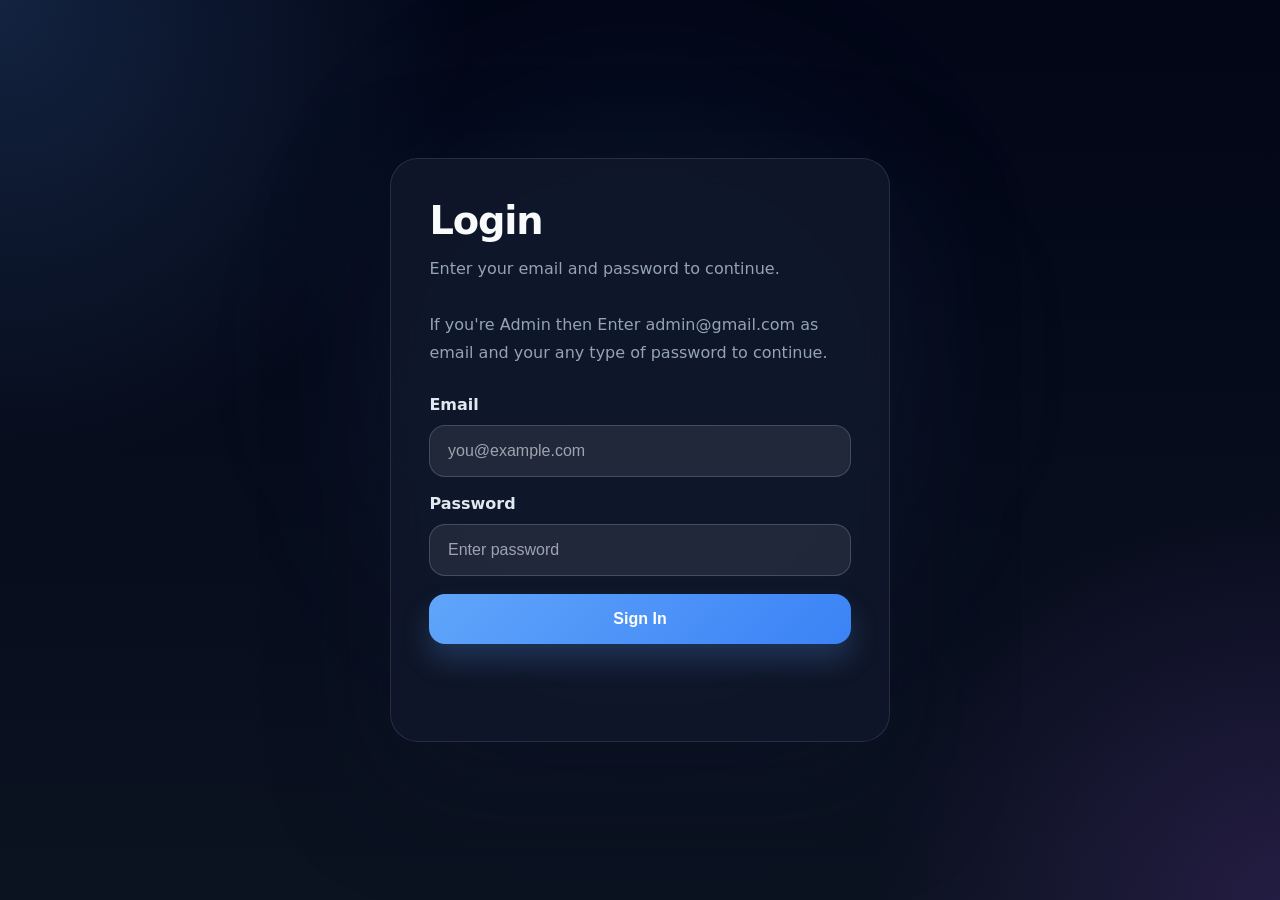
<file: Assignment#4/index.html>
<!DOCTYPE html>
<html lang="en">

<head>
    <meta charset="UTF-8" />
    <meta name="viewport" content="width=device-width, initial-scale=1.0" />
    <title>Login Page</title>
    <link rel="stylesheet" href="style.css" />
</head>

<body>
    <main class="container">
        <section class="card" id="login-section">
            <h1>Login</h1>
            <p>Enter your email and password to continue.</p>
            <p>If you're Admin then Enter admin@gmail.com as email and your any type of password to continue.</p>
            <form id="login-form">
                <label for="email">Email</label>
                <input type="email" id="email" name="email" placeholder="you@example.com" required />

                <label for="password">Password</label>
                <input type="password" id="password" name="password" placeholder="Enter password" required />

                <button type="submit">Sign In</button>
                <p class="error-message" id="error-message"></p>
            </form>
        </section>

        <section class="card hidden" id="dashboard-section">
            <h1>Dashboard</h1>
            <p>Welcome! You have successfully logged in.</p>
            <button id="logout-button">Log out</button>
        </section>
    </main>

    <script src="index.js"></script>
</body>

</html>
</file>
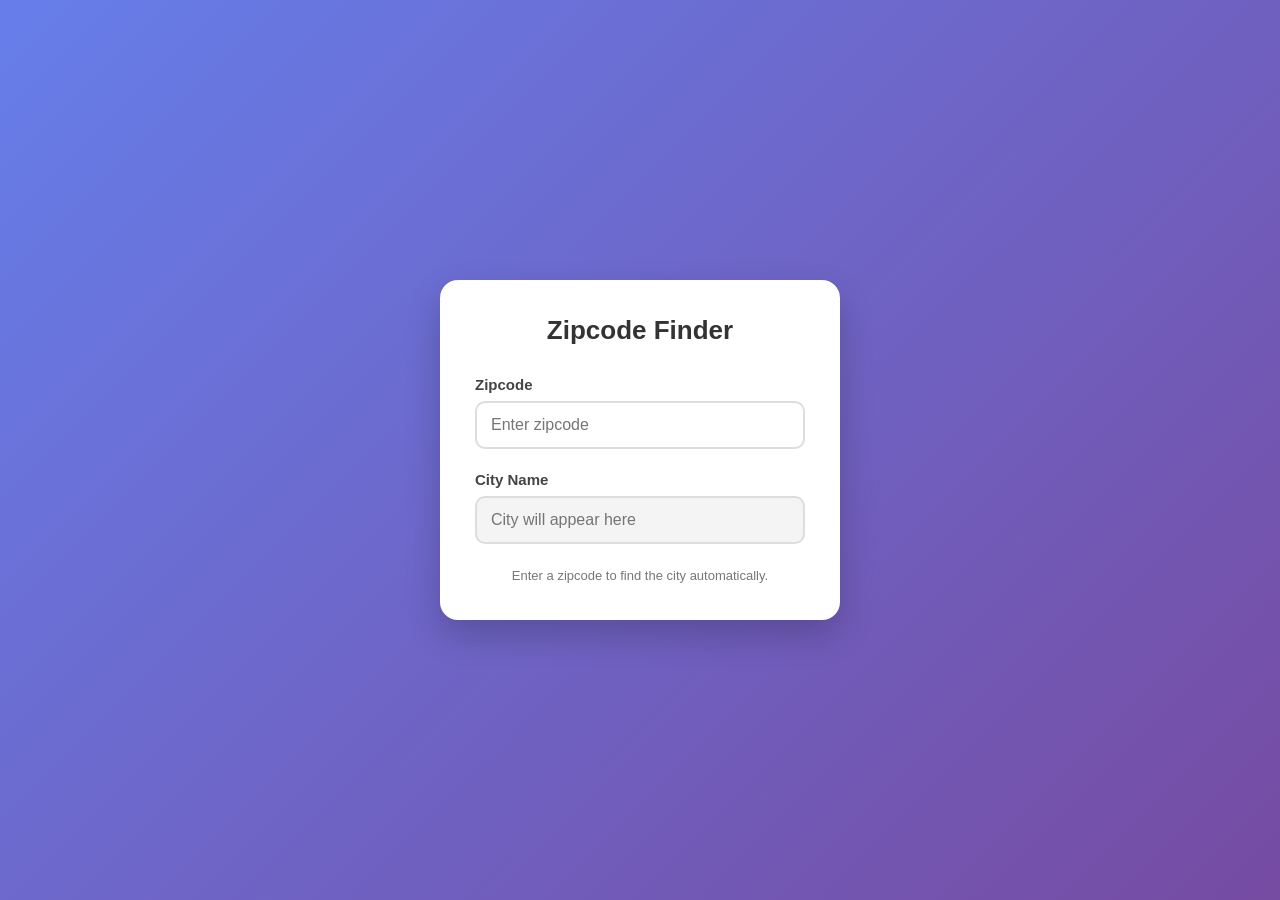
<file: Assignment#7 (Auto-Fill Text)/index.html>
<!DOCTYPE html>
<html lang="en">

<head>
    <meta charset="UTF-8">
    <meta name="viewport" content="width=device-width, initial-scale=1.0">

    <title>Zipcode Finder</title>

    <!-- CSS File -->
    <link rel="stylesheet" href="style.css">
</head>

<body>

    <div class="container">

        <h2>Zipcode Finder</h2>

        <div class="input-group">
            <label for="zipcode">Zipcode</label>

            <input type="text" id="zipcode" placeholder="Enter zipcode">
        </div>


        <div class="input-group">
            <label for="city">City Name</label>

            <input type="text" id="city" placeholder="City will appear here" readonly>
        </div>


        <p class="info">
            Enter a zipcode to find the city automatically.
        </p>

    </div>


    <!-- JavaScript File -->
    <script src="index.js"></script>

</body>

</html>
</file>
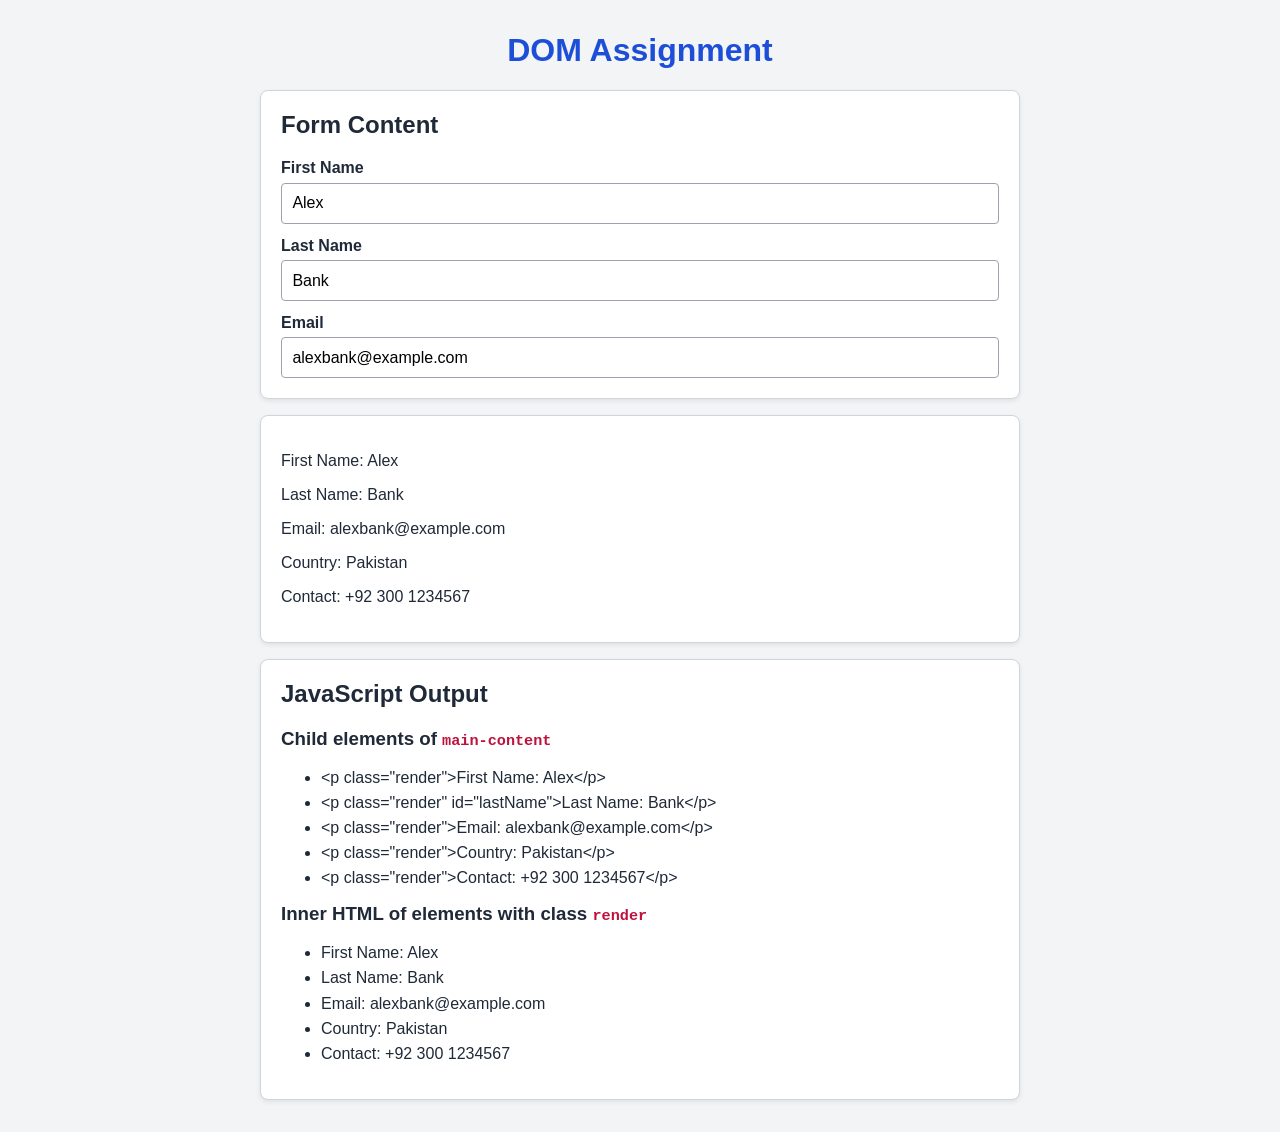
<file: Assignment#8/index.html>
<!DOCTYPE html>
<html lang="en">
<head>
    <meta charset="UTF-8">
    <meta name="viewport" content="width=device-width, initial-scale=1.0">
    <title>DOM Assignment</title>
    <link rel="stylesheet" href="style.css">
    <script src="index.js" defer></script>
</head>
<body>
    <main class="page">
        <h1>DOM Assignment</h1>

        <section id="form-content" class="content">
            <h2>Form Content</h2>
            <label for="first-name">First Name</label>
            <input type="text" id="first-name">

            <label for="last-name">Last Name</label>
            <input type="text" id="last-name">

            <label for="email">Email</label>
            <input type="email" id="email">
        </section>

        <section id="main-content" class="content">
            <p class="render">First Name: Alex</p>
            <p class="render" id="lastName">Last Name: Bank</p>
            <p class="render">Email: alexbank@example.com</p>
            <p class="render">Country: Pakistan</p>
            <p class="render">Contact: +92 300 1234567</p>
        </section>

        <section class="results content">
            <h2>JavaScript Output</h2>
            <h3>Child elements of <code>main-content</code></h3>
            <ul id="child-elements-output"></ul>

            <h3>Inner HTML of elements with class <code>render</code></h3>
            <ul id="render-output"></ul>
        </section>
    </main>
</body>
</html>
</file>
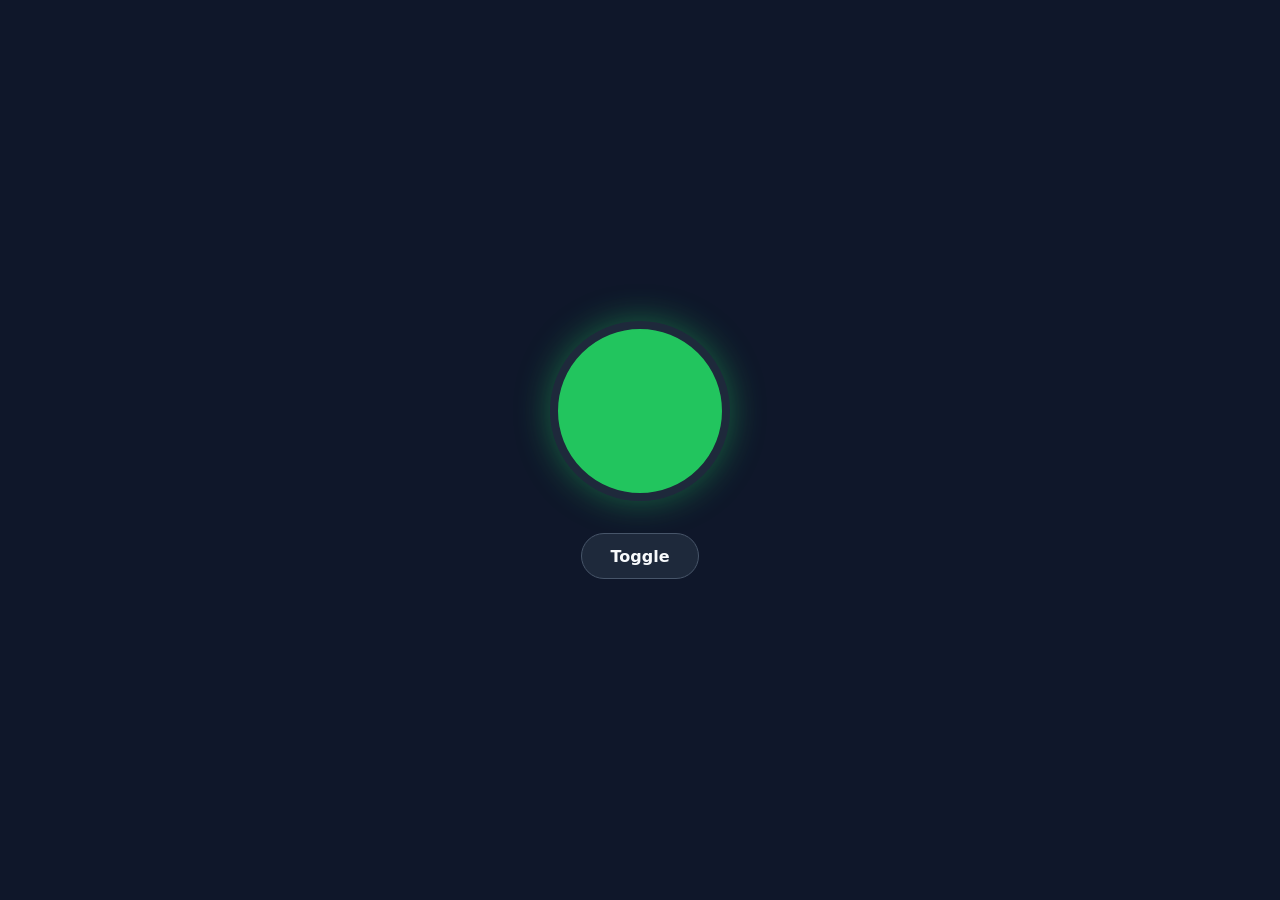
<file: Assignment#9/index.html>
<!DOCTYPE html>
<html lang="en">
<head>
  <meta charset="UTF-8">
  <meta name="viewport" content="width=device-width, initial-scale=1.0">
  <title>Color Toggle</title>
  <link rel="stylesheet" href="style.css">
</head>
<body>
  <div class="green"></div>
  <button type="button" name="toggle">Toggle</button>

  <script src="script.js"></script>
</body>
</html>
</file>
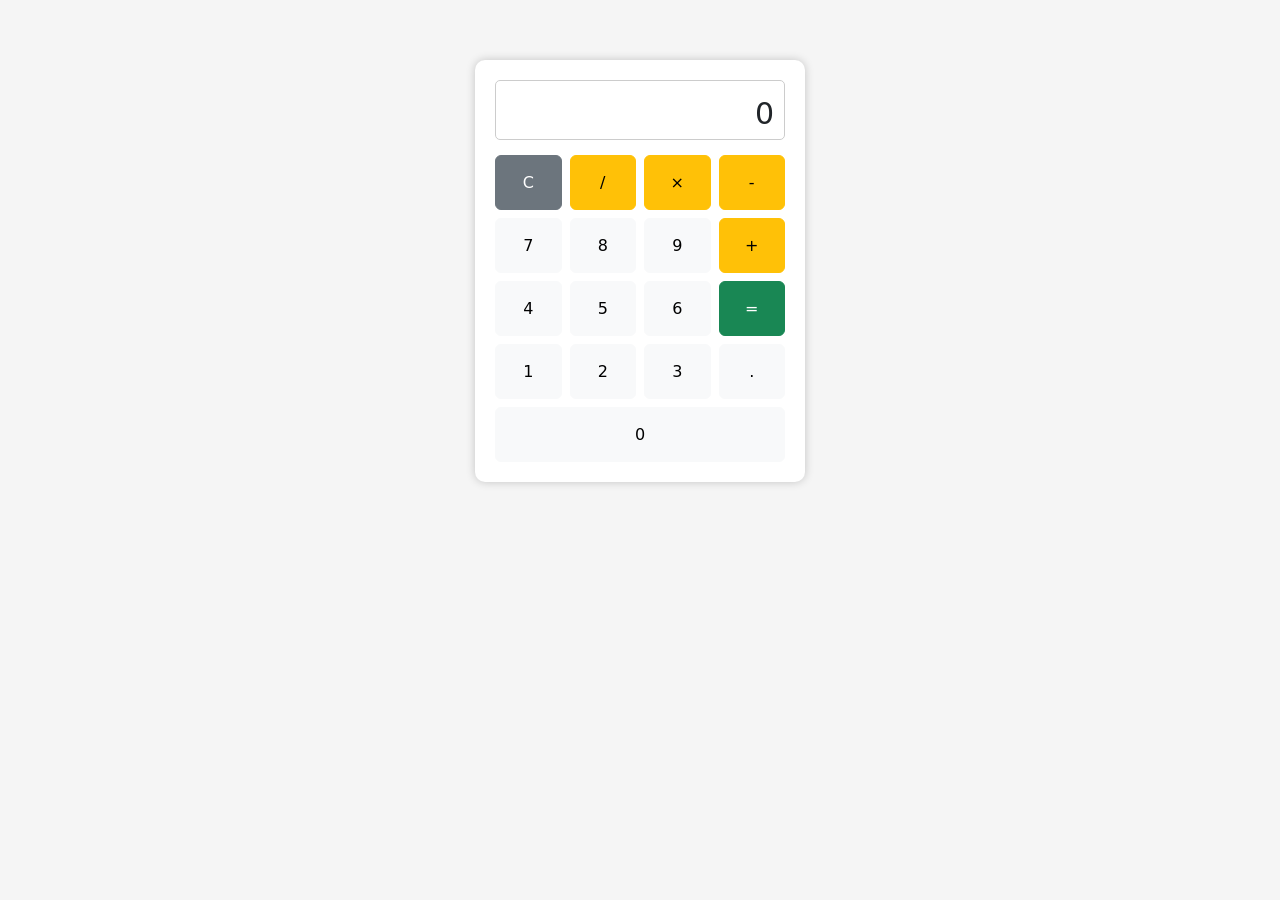
<file: Basic Arithmetic Calculator/index.html>
<!DOCTYPE html>
<html lang="en">

<head>
    <meta charset="UTF-8">
    <meta name="viewport" content="width=device-width, initial-scale=1.0">
    <title>Basic Calculator</title>

    <!-- Bootstrap CSS -->
    <link href="https://cdn.jsdelivr.net/npm/bootstrap@5.3.3/dist/css/bootstrap.min.css" rel="stylesheet">

    <!-- Custom CSS -->
    <link rel="stylesheet" href="style.css">
</head>

    <script src="index.js"></script>

<body>

    <div class="calculator">

        <div class="display">
            <span id="output">0</span>
        </div>

        <div class="row g-2">

            <div class="col-3">
                <button class="btn btn-secondary w-100" onclick="clearDisplay()">C</button>
            </div>

            <div class="col-3">
                <button class="btn btn-warning w-100" onclick="addValue('/')">/</button>
            </div>

            <div class="col-3">
                <button class="btn btn-warning w-100" onclick="addValue('*')">×</button>
            </div>

            <div class="col-3">
                <button class="btn btn-warning w-100" onclick="addValue('-')">-</button>
            </div>

            <div class="col-3">
                <button class="btn btn-light w-100" onclick="addValue('7')">7</button>
            </div>

            <div class="col-3">
                <button class="btn btn-light w-100" onclick="addValue('8')">8</button>
            </div>

            <div class="col-3">
                <button class="btn btn-light w-100" onclick="addValue('9')">9</button>
            </div>

            <div class="col-3">
                <button class="btn btn-warning w-100" onclick="addValue('+')">+</button>
            </div>

            <div class="col-3">
                <button class="btn btn-light w-100" onclick="addValue('4')">4</button>
            </div>

            <div class="col-3">
                <button class="btn btn-light w-100" onclick="addValue('5')">5</button>
            </div>

            <div class="col-3">
                <button class="btn btn-light w-100" onclick="addValue('6')">6</button>
            </div>

            <div class="col-3">
                <button class="btn btn-success w-100" onclick="calculate()">=</button>
            </div>

            <div class="col-3">
                <button class="btn btn-light w-100" onclick="addValue('1')">1</button>
            </div>

            <div class="col-3">
                <button class="btn btn-light w-100" onclick="addValue('2')">2</button>
            </div>

            <div class="col-3">
                <button class="btn btn-light w-100" onclick="addValue('3')">3</button>
            </div>

            <div class="col-3">
                <button class="btn btn-light w-100" onclick="addValue('.')">.</button>
            </div>

            <div class="col-12">
                <button class="btn btn-light w-100" onclick="addValue('0')">0</button>
            </div>

        </div>

    </div>

</body>

</html>
</file>
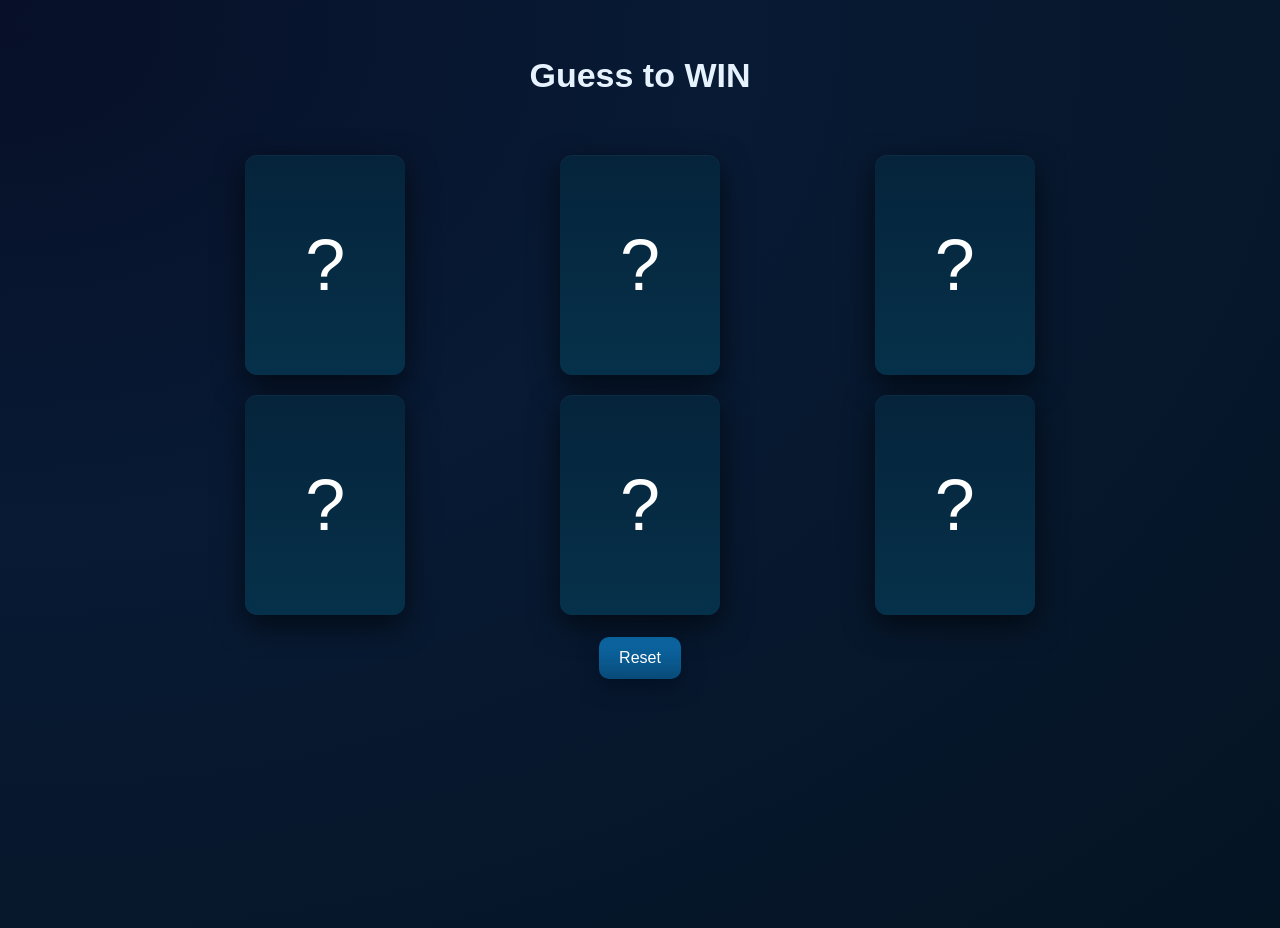
<file: Card Flipper/index.html>
<!DOCTYPE html>
<html lang="en">

<head>
    <meta charset="UTF-8">
    <meta name="viewport" content="width=device-width, initial-scale=1.0">
    <title>Guess the Card to WIN</title>
    <link rel="stylesheet" href="style.css">
</head>

<body>
    <main class="container">
        <h1>Guess to WIN</h1>

        <p id="message" class="message" aria-live="polite"></p>

        <div class="cards" id="cards">
            <div class="card" data-index="0"><span class="value">?</span></div>
            <div class="card" data-index="1"><span class="value">?</span></div>
            <div class="card" data-index="2"><span class="value">?</span></div>
            <div class="card" data-index="3"><span class="value">?</span></div>
            <div class="card" data-index="4"><span class="value">?</span></div>
            <div class="card" data-index="5"><span class="value">?</span></div>
        </div>

        <div class="controls">
            <button id="resetBtn" class="btn">Reset</button>
        </div>
    </main>

    <script src="index.js" defer></script>
</body>

</html>
</file>
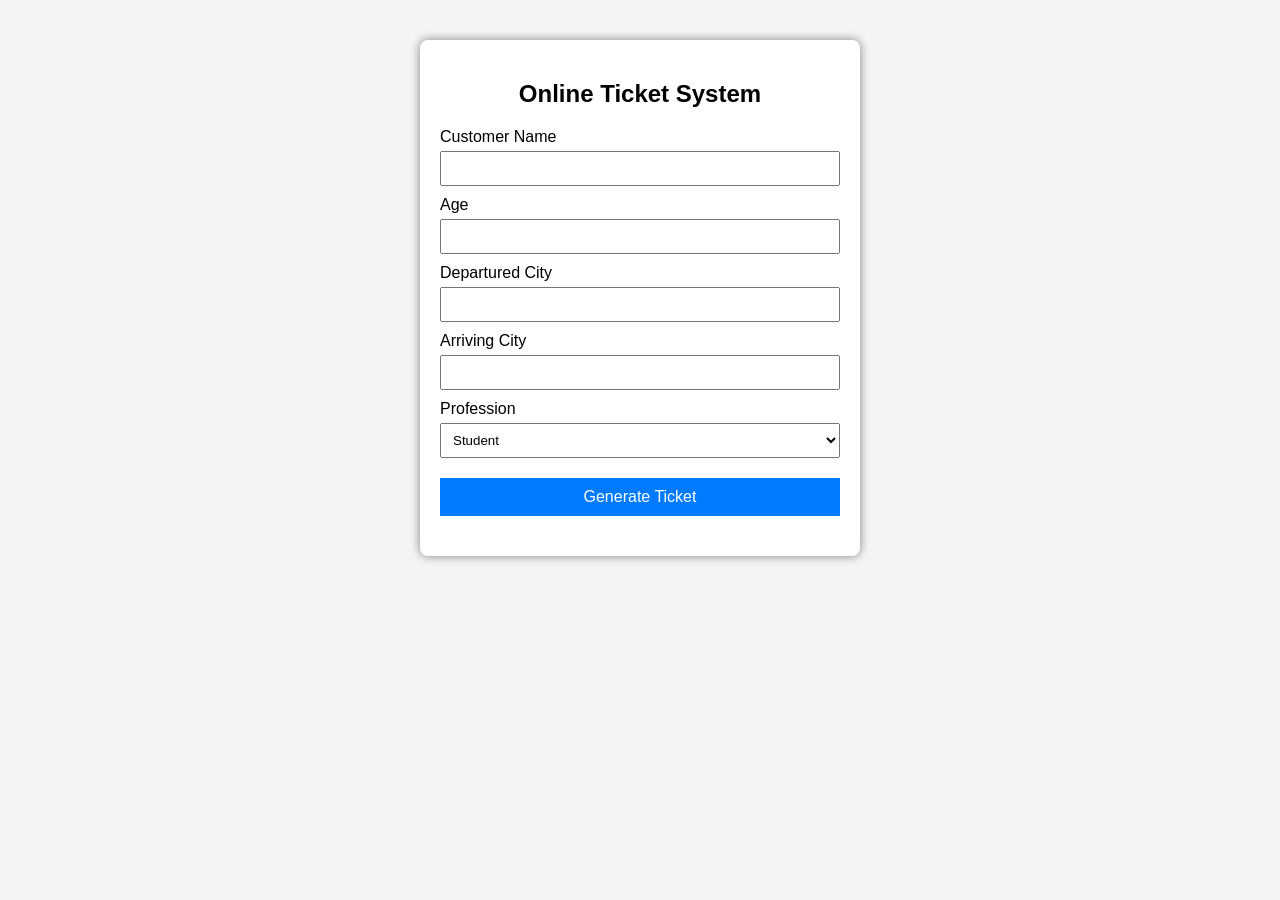
<file: Online TIcket System/index.html>
<!DOCTYPE html>
<html lang="en">

<head>
    <meta charset="UTF-8">
    <meta name="viewport" content="width=device-width, initial-scale=1.0">
    <title>Online Ticket System</title>
    <link rel="stylesheet" href="style.css">
</head>

<body>

    <div class="container">
        <h2>Online Ticket System</h2>

        <form id="ticketForm">

            <label>Customer Name</label>
            <input type="text" id="name" required>

            <label>Age</label>
            <input type="number" id="age" min="0" max="120" step="1" required>

            <label>Departured City</label>
            <input type="text" id="departure" required>

            <label>Arriving City</label>
            <input type="text" id="arrival" required>

            <label>Profession</label>
            <select id="profession">
                <option value="Student">Student</option>
                <option value="Employee">Employee</option>
                <option value="Business">Business</option>
                <option value="Diplomat">Diplomat</option>
                <option value="Secret Service">Secret Service</option>
                <option value="Other">Other</option>
            </select>

            <button type="submit">Generate Ticket</button>

        </form>

        <div id="result"></div>

    </div>

    <script src="script.js"></script>

</body>

</html>
</file>
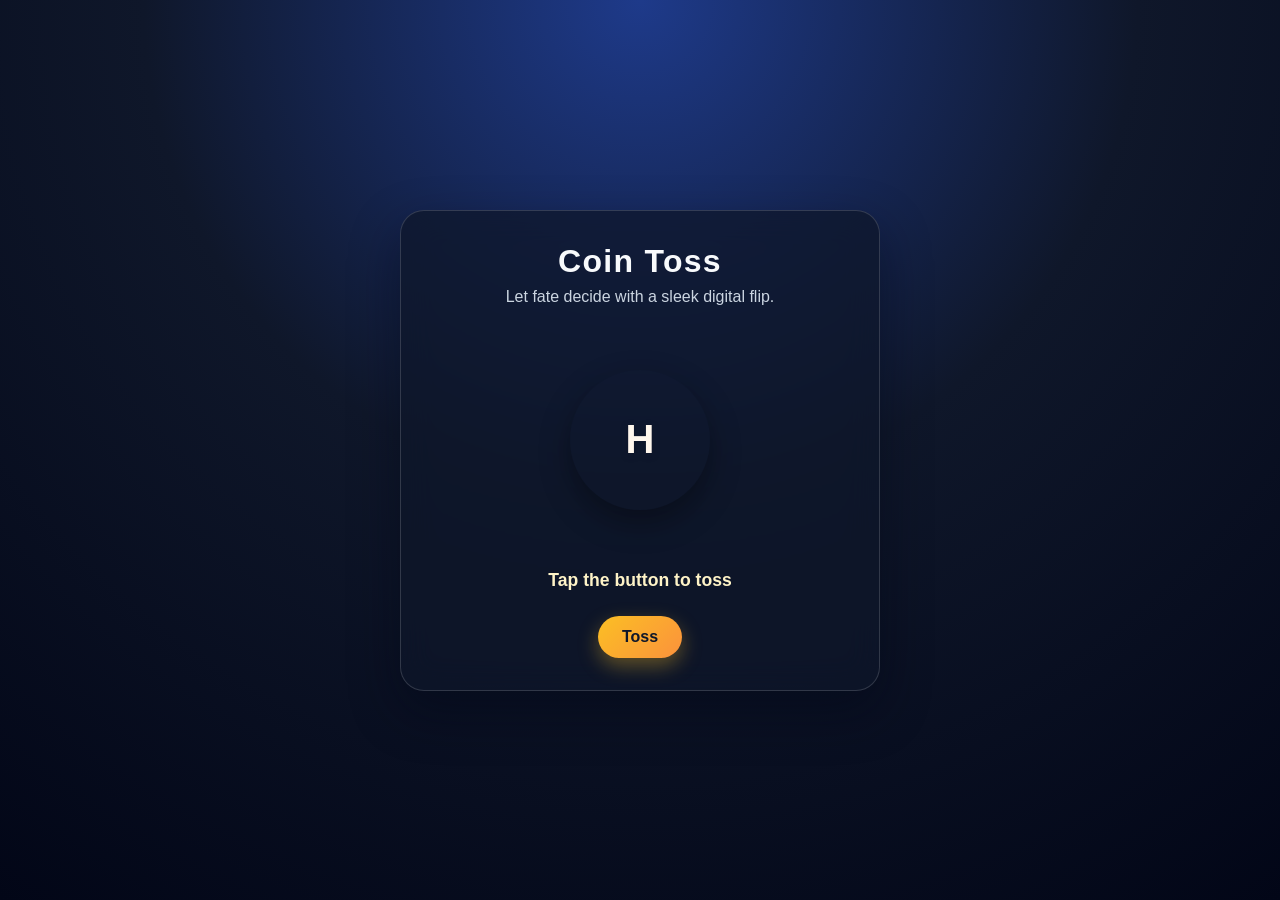
<file: Assignment#5/Coin Flipper/index.html>
<!DOCTYPE html>
<html lang="en">

<head>
    <meta charset="UTF-8" />
    <meta name="viewport" content="width=device-width, initial-scale=1.0" />
    <title>Coin Flipper</title>
    <link rel="stylesheet" href="style.css" />
</head>

<body>
    <main class="app">
        <section class="card">
            <h1>Coin Toss</h1>
            <p class="subtitle">Let fate decide with a sleek digital flip.</p>

            <div class="coin-wrap">
                <div id="coin" class="coin" aria-live="polite">
                    <span class="face heads">H</span>
                    <span class="face tails">T</span>
                </div>
            </div>

            <div class="result" id="result">Tap the button to toss</div>
            <button id="tossBtn" type="button">Toss</button>
        </section>
    </main>

    <script src="index.js"></script>
</body>

</html>
</file>
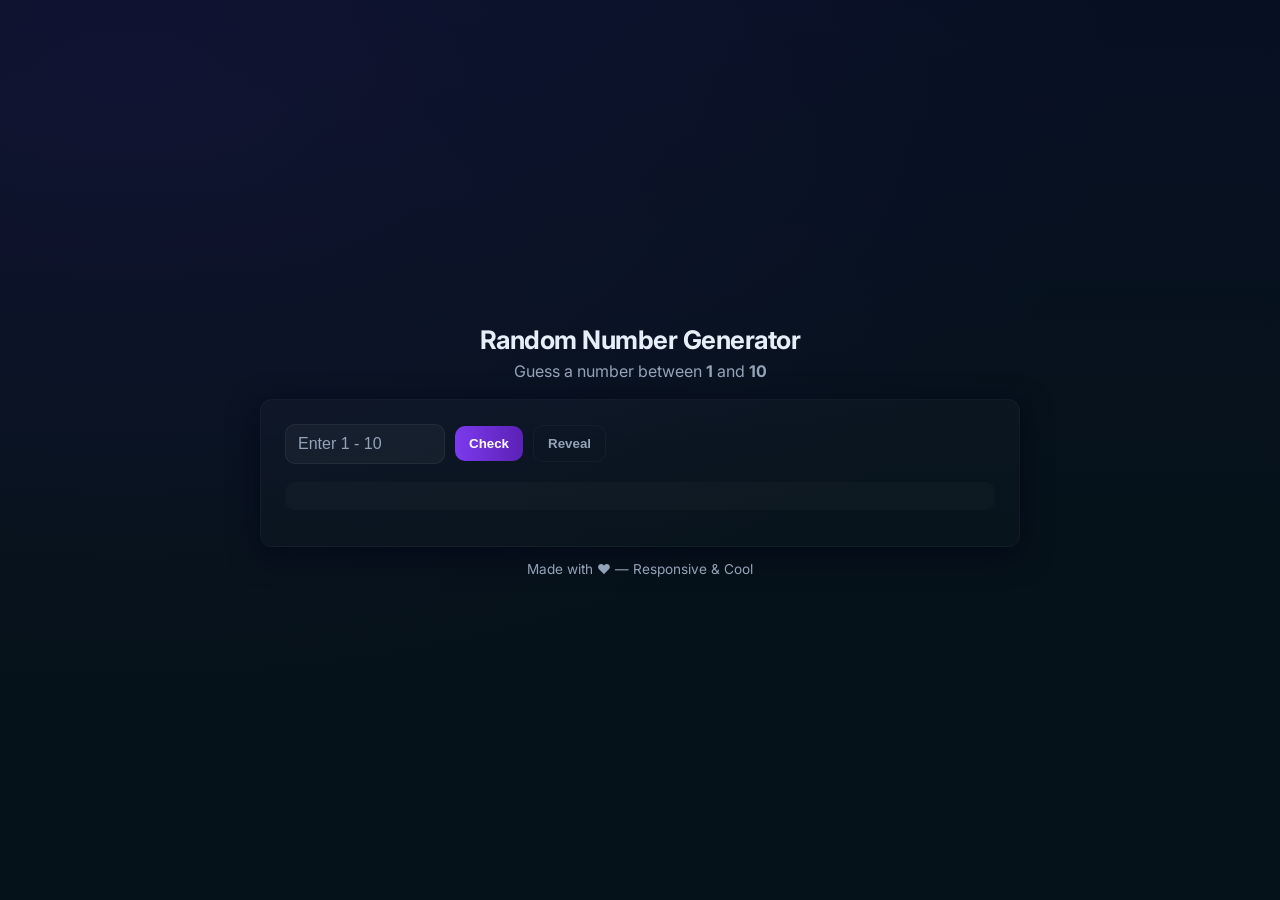
<file: Assignment#5/Random Number Generator/index.html>
<!DOCTYPE html>
<html lang="en">
<head>
    <meta charset="UTF-8">
    <meta name="viewport" content="width=device-width, initial-scale=1.0">
    <title>Random Number Generator</title>
    <link rel="preconnect" href="https://fonts.gstatic.com">
    <link href="https://fonts.googleapis.com/css2?family=Inter:wght@400;600;800&display=swap" rel="stylesheet">
    <link rel="stylesheet" href="style.css">
</head>
<body>
    <main class="app">
        <header class="app-header">
            <h1>Random Number Generator</h1>
            <p class="sub">Guess a number between <strong>1</strong> and <strong>10</strong></p>
        </header>

        <section class="card">
            <div class="controls">
                <input id="guessInput" type="number" min="1" max="10" placeholder="Enter 1 - 10">
                <button id="checkBtn" class="btn primary">Check</button>
                <button id="revealBtn" class="btn ghost">Reveal</button>
            </div>

            <div id="message" class="message" aria-live="polite"></div>

            <div class="meta">
                <span id="lastGuess" class="chip hidden"></span>
                <span id="storedNumber" class="chip hidden"></span>
            </div>

            <button id="playAgain" class="btn play hidden">Try Again</button>
        </section>

        <footer class="footer">Made with ❤️ — Responsive & Cool</footer>
    </main>

    <script src="index.js"></script>
</body>
</html>
</file>
<file: Assignment#4/style.css>
﻿:root {
    --background: #0b1220;
    --card: rgba(15, 23, 42, 0.94);
    --text: #f8fafc;
    --muted: #94a3b8;
    --accent: #60a5fa;
    --accent-strong: #3b82f6;
    --error: #f87171;
    --border: rgba(148, 163, 184, 0.18);
}

* {
    box-sizing: border-box;
}

body {
    margin: 0;
    min-height: 100vh;
    font-family: Inter, system-ui, -apple-system, BlinkMacSystemFont, 'Segoe UI', sans-serif;
    background: radial-gradient(circle at top left, rgba(96, 165, 250, 0.18), transparent 30%),
        radial-gradient(circle at bottom right, rgba(168, 85, 247, 0.16), transparent 26%),
        linear-gradient(180deg, #020617 0%, #0b1220 100%);
    color: var(--text);
}

body::before {
    content: '';
    position: fixed;
    left: 50%;
    top: 0;
    width: 720px;
    height: 720px;
    transform: translateX(-50%);
    background: radial-gradient(circle, rgba(96, 165, 250, 0.2), transparent 55%);
    filter: blur(110px);
    pointer-events: none;
}

.container {
    display: grid;
    place-items: center;
    padding: 2rem;
    min-height: 100vh;
}

.card {
    width: min(500px, 100%);
    padding: 2.4rem;
    border-radius: 28px;
    background: var(--card);
    box-shadow: 0 40px 120px rgba(15, 23, 42, 0.35);
    border: 1px solid var(--border);
    backdrop-filter: blur(16px);
}

h1 {
    margin-top: 0;
    margin-bottom: 0.75rem;
    font-size: clamp(2rem, 3vw, 2.8rem);
    letter-spacing: -0.03em;
}

p {
    margin: 0 0 1.75rem;
    line-height: 1.75;
    color: var(--muted);
}

label {
    display: block;
    margin-bottom: 0.7rem;
    font-weight: 700;
    color: #e2e8f0;
}

input {
    width: 100%;
    padding: 1rem 1.1rem;
    margin-bottom: 1.1rem;
    border: 1px solid rgba(148, 163, 184, 0.3);
    border-radius: 16px;
    background: rgba(255, 255, 255, 0.08);
    color: var(--text);
    font-size: 1rem;
    transition: border-color 0.2s ease, transform 0.2s ease, background 0.2s ease;
}

input::placeholder {
    color: rgba(226, 232, 240, 0.65);
}

input:focus {
    outline: none;
    border-color: rgba(96, 165, 250, 0.85);
    background: rgba(255, 255, 255, 0.14);
    box-shadow: 0 0 0 4px rgba(96, 165, 250, 0.12);
    transform: translateY(-1px);
}

button {
    width: 100%;
    padding: 1rem 1.1rem;
    border: none;
    border-radius: 16px;
    background: linear-gradient(135deg, var(--accent), var(--accent-strong));
    color: #fff;
    font-size: 1rem;
    font-weight: 700;
    cursor: pointer;
    transition: transform 0.2s ease, box-shadow 0.2s ease;
    box-shadow: 0 16px 28px rgba(96, 165, 250, 0.22);
}

button:hover {
    transform: translateY(-2px);
    box-shadow: 0 24px 36px rgba(96, 165, 250, 0.28);
}

button:active {
    transform: translateY(0);
}

.error-message {
    color: var(--error);
    min-height: 1.4rem;
    margin-top: 0.5rem;
    font-weight: 600;
}

.hidden {
    display: none;
}

#logout-button {
    margin-top: 1rem;
}

@media (max-width: 520px) {
    .card {
        padding: 1.8rem;
        border-radius: 22px;
    }
}
</file>
<file: Assignment#7 (Auto-Fill Text)/style.css>
* {
    box-sizing: border-box;
    margin: 0;
    padding: 0;
}

body {
    font-family: Arial, sans-serif;
    background: linear-gradient(135deg, #667eea, #764ba2);

    min-height: 100vh;

    display: flex;
    justify-content: center;
    align-items: center;

    padding: 20px;
}

.container {
    width: 100%;
    max-width: 400px;

    background: white;

    padding: 35px;

    border-radius: 18px;

    box-shadow: 0 15px 35px rgba(0, 0, 0, 0.2);
}

h2 {
    text-align: center;

    color: #333;

    font-size: 26px;

    margin-bottom: 30px;
}

.input-group {
    width: 100%;

    margin-bottom: 22px;
}

label {
    display: block;

    color: #444;

    font-size: 15px;

    font-weight: bold;

    margin-bottom: 8px;
}

input {
    display: block;

    width: 100%;
    height: 48px;

    padding: 0 14px;

    border: 2px solid #ddd;

    border-radius: 10px;

    outline: none;

    font-size: 16px;

    font-family: Arial, sans-serif;

    transition: border-color 0.3s, box-shadow 0.3s;
}

input:focus {
    border-color: #667eea;

    box-shadow: 0 0 8px rgba(102, 126, 234, 0.25);
}

#city {
    background-color: #f4f4f4;

    color: #555;

    cursor: not-allowed;
}

.info {
    text-align: center;

    color: #777;

    font-size: 13px;

    line-height: 1.5;

    margin-top: 5px;
}


/* Mobile */

@media (max-width: 450px) {

    .container {
        padding: 28px 22px;
    }

    h2 {
        font-size: 23px;
    }
}
</file>
<file: Assignment#8/style.css>
:root {
    font-family: Arial, sans-serif;
    color: #1f2937;
    background: #f3f4f6;
}

* {
    box-sizing: border-box;
}

body {
    margin: 0;
}

.page {
    width: min(760px, calc(100% - 2rem));
    margin: 2rem auto;
}

h1 {
    color: #1d4ed8;
    text-align: center;
}

.content {
    margin: 1rem 0;
    padding: 1.25rem;
    background: #ffffff;
    border: 1px solid #d1d5db;
    border-radius: 8px;
    box-shadow: 0 2px 5px rgb(0 0 0 / 8%);
}

h2,
h3 {
    margin-top: 0;
}

label {
    display: block;
    margin-top: 0.8rem;
    font-weight: 600;
}

input {
    width: 100%;
    margin-top: 0.35rem;
    padding: 0.65rem;
    border: 1px solid #9ca3af;
    border-radius: 4px;
    font: inherit;
}

li {
    margin: 0.45rem 0;
}

code {
    color: #be123c;
}
</file>
<file: Assignment#9/style.css>
* {
  box-sizing: border-box;
}

body {
  min-height: 100vh;
  margin: 0;
  display: grid;
  place-content: center;
  gap: 2rem;
  justify-items: center;
  background: #0f172a;
  color: #e2e8f0;
  font-family: system-ui, sans-serif;
}

.green,
.red {
  width: 180px;
  height: 180px;
  border: 8px solid #1e293b;
  border-radius: 50%;
  box-shadow: 0 0 35px rgba(34, 197, 94, 0.35);
  transition: background-color 0.35s ease, box-shadow 0.35s ease,
    transform 0.35s ease;
}

.green:hover,
.red:hover {
  transform: scale(1.05);
}

.green {
  background-color: #22c55e;
  box-shadow: 0 0 35px rgba(34, 197, 94, 0.45);
}

.red {
  background-color: #ef4444;
  box-shadow: 0 0 35px rgba(239, 68, 68, 0.45);
}

button {
  padding: 0.8rem 1.8rem;
  border: 1px solid #475569;
  border-radius: 999px;
  background: #1e293b;
  color: #f8fafc;
  font: inherit;
  font-weight: 700;
  cursor: pointer;
  transition: background-color 0.2s ease, transform 0.2s ease;
}

button:hover {
  background: #334155;
  transform: translateY(-2px);
}

button:active {
  transform: translateY(0);
}
</file>
<file: Basic Arithmetic Calculator/style.css>
body {
    background-color: #f5f5f5;
}

.calculator {
    width: 330px;
    margin: 60px auto;
    background: white;
    padding: 20px;
    border-radius: 10px;
    box-shadow: 0 0 10px rgba(0, 0, 0, 0.2);
}

.display {
    height: 60px;
    border: 1px solid #ccc;
    border-radius: 5px;
    margin-bottom: 15px;
    padding: 10px;
    text-align: right;
    font-size: 30px;
    overflow: hidden;
}

button {
    height: 55px;
    font-size: 20px;
}
</file>
<file: Card Flipper/style.css>
* {
    box-sizing: border-box;
}

html,
body {
    height: 100%;
    margin: 0;
    font-family: Inter, Segoe UI, Roboto, Arial, sans-serif;
    background: radial-gradient(ellipse at top left, #071028 0%, #081a34 40%, #051423 100%);
    color: #dbeefd;
}

.container {
    max-width: 980px;
    margin: 28px auto;
    padding: 28px;
    text-align: center
}

h1 {
    margin: 0 0 12px;
    font-size: 34px;
    color: #e6f3ff;
}

.message {
    min-height: 28px;
    margin-bottom: 16px;
    font-weight: 700;
    color: #cfe8ff
}

.cards {
    display: grid;
    grid-template-columns: repeat(3, 1fr);
    gap: 20px;
    justify-items: center;
    margin-bottom: 22px
}

.card {
    width: 160px;
    height: 220px;
    background: linear-gradient(180deg, #05243b, #06314a);
    border-radius: 12px;
    box-shadow: 0 10px 30px rgba(0,0,0,0.6), inset 0 1px 0 rgba(255,255,255,0.03);
    display: flex;
    align-items: center;
    justify-content: center;
    font-size: 72px;
    color: #fff;
    cursor: pointer;
    transition: transform .12s ease, background .15s ease;
    position: relative;
    overflow: hidden;
}

.card:hover {
    transform: translateY(-8px);
}

.card.revealed {
    background: #fff;
    color: #0b3a66;
    box-shadow: 0 14px 40px rgba(2,8,20,0.6);
}

.card.win {
    outline: 5px solid #ffd866;
    box-shadow: 0 18px 48px rgba(255, 168, 0, 0.22);
}

.cards.disabled .card {
    pointer-events: none;
    opacity: 0.95;
}

.controls {
    display: flex;
    justify-content: center
}

.btn {
    background: linear-gradient(180deg,#0d6fb0,#084a78);
    color: #fff;
    border: none;
    padding: 12px 20px;
    border-radius: 10px;
    font-size: 16px;
    cursor: pointer;
    box-shadow: 0 8px 20px rgba(2,12,30,0.6);
}

.btn:hover {
    filter: brightness(.95)
}

/* Playing-card corner numbers */
.card::before,
.card::after {
    content: attr(data-val);
    position: absolute;
    font-size: 18px;
    line-height: 1;
    color: rgba(255,255,255,0.9);
    font-weight: 700;
}
.card::before {
    top: 8px;
    left: 10px;
}
.card::after {
    bottom: 8px;
    right: 10px;
    transform: rotate(180deg);
}

/* When revealed corners should be dark colored */
.card.revealed::before,
.card.revealed::after {
    color: #0b3a66;
}

/* Confetti animation */
.confetti {
    position: fixed;
    top: -10vh;
    width: 10px;
    height: 16px;
    opacity: 0.95;
    border-radius: 2px;
    z-index: 9999;
    transform-origin: center;
    will-change: transform, opacity;
    animation: confetti-fall 1800ms cubic-bezier(.2,.8,.2,1) forwards;
}

@keyframes confetti-fall {
    0% { transform: translateY(0) rotate(0deg); opacity: 1; }
    100% { transform: translateY(120vh) translateX(var(--tx, 0px)) rotate(720deg); opacity: 0; }
}
</file>
<file: Online TIcket System/style.css>
body {
    font-family: Arial, sans-serif;
    background: #f4f4f4;
}

.container {
    width: 400px;
    margin: 40px auto;
    background: white;
    padding: 20px;
    border-radius: 8px;
    box-shadow: 0 0 10px gray;
}

h2 {
    text-align: center;
}

label {
    display: block;
    margin-top: 10px;
}

input,
select {
    width: 100%;
    padding: 8px;
    margin-top: 5px;
    box-sizing: border-box;
}

button {
    width: 100%;
    padding: 10px;
    margin-top: 20px;
    background: #007BFF;
    color: white;
    border: none;
    cursor: pointer;
    font-size: 16px;
}

button:hover {
    background: #0056b3;
}

#result {
    margin-top: 20px;
}

.ticket {
    border: 2px dashed #333;
    padding: 15px;
    background: #eef;
    border-radius: 5px;
}

.ticket h3 {
    text-align: center;
    margin-top: 0;
}
</file>
<file: Assignment#5/Coin Flipper/style.css>
:root {
    color-scheme: dark;
    font-family: "Segoe UI", Tahoma, Geneva, Verdana, sans-serif;
}

* {
    box-sizing: border-box;
}

body {
    margin: 0;
    min-height: 100vh;
    display: grid;
    place-items: center;
    background: radial-gradient(circle at top, #1e3a8a 0%, #0f172a 45%, #020617 100%);
    color: #f8fafc;
    padding: 24px;
}

.app {
    width: min(100%, 480px);
}

.card {
    background: rgba(15, 23, 42, 0.72);
    backdrop-filter: blur(16px);
    border: 1px solid rgba(255, 255, 255, 0.15);
    border-radius: 24px;
    box-shadow: 0 20px 50px rgba(2, 6, 23, 0.45);
    padding: 32px 24px;
    text-align: center;
}

h1 {
    margin: 0 0 8px;
    font-size: 2rem;
    letter-spacing: 0.04em;
}

.subtitle {
    margin: 0 0 24px;
    color: #cbd5e1;
}

.coin-wrap {
    display: grid;
    place-items: center;
    min-height: 220px;
    margin-bottom: 20px;
}

.coin {
    width: 140px;
    height: 140px;
    border-radius: 50%;
    position: relative;
    transform-style: preserve-3d;
    transition: transform 0.8s ease;
    box-shadow: 0 12px 30px rgba(0, 0, 0, 0.35);
}

.coin::before {
    content: "";
    position: absolute;
    inset: 0;
    border-radius: 50%;
    background: linear-gradient(135deg, #fefce8, #f59e0b 45%, #b45309 100%);
    border: 6px solid #fff7ed;
    transform: rotateY(180deg);
    backface-visibility: hidden;
}

.face {
    position: absolute;
    inset: 0;
    display: grid;
    place-items: center;
    font-size: 2.5rem;
    font-weight: 700;
    color: #fff7ed;
    text-shadow: 0 2px 6px rgba(15, 23, 42, 0.7);
    backface-visibility: hidden;
}

.heads {
    transform: rotateY(0deg);
}

.tails {
    transform: rotateY(180deg);
}

.coin.is-spinning {
    animation: flip 0.8s linear infinite;
}

.coin.heads-result {
    transform: rotateY(0deg);
}

.coin.tails-result {
    transform: rotateY(180deg);
}

.result {
    min-height: 28px;
    margin-bottom: 18px;
    font-size: 1.1rem;
    font-weight: 600;
    color: #fef3c7;
}

button {
    border: none;
    border-radius: 999px;
    padding: 12px 24px;
    font-size: 1rem;
    font-weight: 700;
    color: #0f172a;
    background: linear-gradient(135deg, #fbbf24, #fb923c);
    cursor: pointer;
    transition: transform 0.2s ease, box-shadow 0.2s ease;
    box-shadow: 0 8px 20px rgba(251, 191, 36, 0.35);
}

button:hover {
    transform: translateY(-2px);
    box-shadow: 0 12px 24px rgba(251, 191, 36, 0.45);
}

button:active {
    transform: translateY(1px);
}

@keyframes flip {
    0% {
        transform: rotateY(0deg);
    }

    100% {
        transform: rotateY(360deg);
    }
}
</file>
<file: Assignment#5/Random Number Generator/style.css>
:root{
	--bg:#0f1724;
	--card:#0b1220;
	--accent:#7c3aed;
	--muted:#94a3b8;
	--success:#16a34a;
	--danger:#ef4444;
	--glass: rgba(255,255,255,0.04);
}

*{box-sizing:border-box}
html,body{height:100%}
body{
	margin:0;
	font-family: 'Inter', system-ui, -apple-system, 'Segoe UI', Roboto, 'Helvetica Neue', Arial;
	background: radial-gradient(1000px 600px at 10% 10%, rgba(124,58,237,0.08), transparent),
							linear-gradient(180deg, #071023, #06121a 60%);
	color:#e6eef8;
	display:flex;
	align-items:center;
	justify-content:center;
	padding:32px;
}

.app{width:100%;max-width:760px}
.app-header{text-align:center;margin-bottom:18px}
.app-header h1{margin:0;font-size:1.6rem;letter-spacing:-0.02em}
.sub{color:var(--muted);margin-top:6px}

.card{
	background:linear-gradient(180deg, rgba(255,255,255,0.02), rgba(255,255,255,0.01));
	border-radius:12px;
	padding:24px;
	box-shadow: 0 8px 30px rgba(2,6,23,0.7);
	border:1px solid rgba(255,255,255,0.03);
}

.controls{display:flex;gap:10px;align-items:center;flex-wrap:wrap}
input[type=number]{
	-moz-appearance:textfield;
	appearance:textfield;
	width:160px;padding:10px 12px;border-radius:10px;border:1px solid rgba(255,255,255,0.06);
	background:var(--glass);color:inherit;font-size:1rem;outline:none
}
input[type=number]::placeholder{color:var(--muted)}

.btn{padding:10px 14px;border-radius:10px;border:0;cursor:pointer;font-weight:600}
.btn.primary{background:linear-gradient(90deg,var(--accent),#5b21b6);color:white}
.btn.ghost{background:transparent;border:1px solid rgba(255,255,255,0.04);color:var(--muted)}
.btn.play{width:100%;margin-top:14px;background:rgba(255,255,255,0.03)}

.message{margin-top:18px;padding:14px;border-radius:10px;background:rgba(255,255,255,0.02);color:var(--muted)}
.message.success{border-left:4px solid var(--success);color:#d1fae5;background:linear-gradient(90deg, rgba(22,163,74,0.06), rgba(255,255,255,0.01))}
.message.fail{border-left:4px solid var(--danger);color:#fee2e2;background:linear-gradient(90deg, rgba(239,68,68,0.04), rgba(255,255,255,0.01))}

.meta{margin-top:12px;display:flex;gap:8px;align-items:center}
.chip{padding:6px 10px;border-radius:999px;background:rgba(255,255,255,0.02);color:var(--muted);font-size:.9rem}
.hidden{display:none}

.footer{text-align:center;color:var(--muted);margin-top:14px;font-size:.85rem}

@media (max-width:520px){
	.controls{flex-direction:column;align-items:stretch}
	input[type=number]{width:100%}
	.btn{width:100%}
}
</file>
